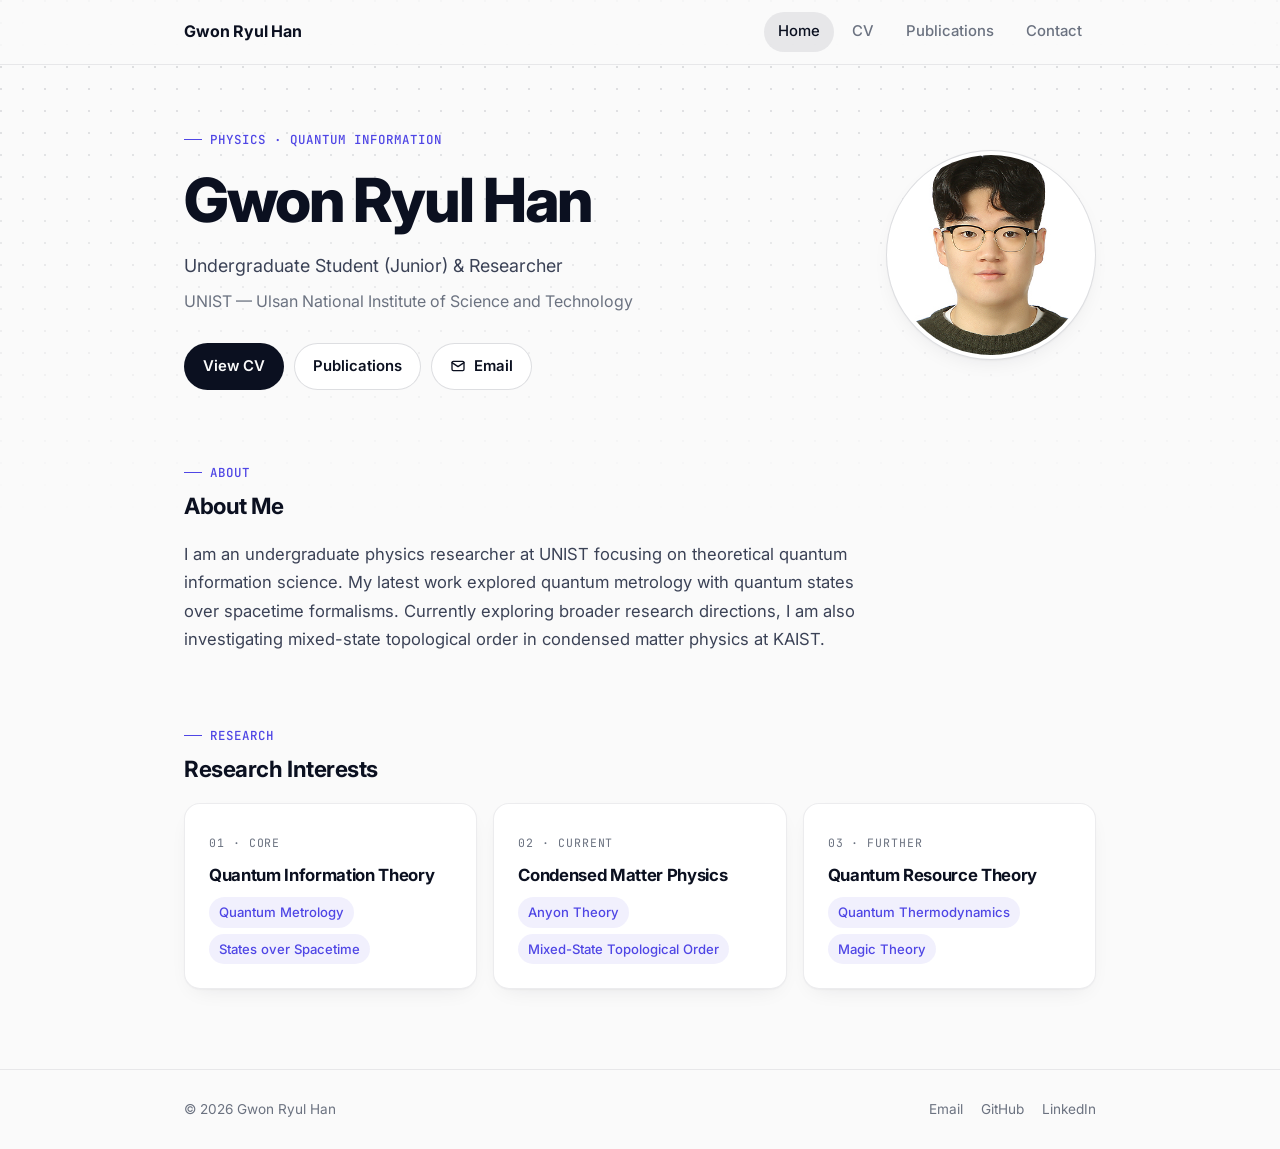
<file: index.html>
<!DOCTYPE html>
<html lang="en">
<head>
  <meta charset="UTF-8">
  <meta name="viewport" content="width=device-width, initial-scale=1.0">
  <title>Gwon Ryul Han</title>
  <meta name="description" content="Gwon Ryul Han — undergraduate physics researcher at UNIST working on quantum information theory.">
  <meta name="color-scheme" content="light dark">
  <link rel="preconnect" href="https://fonts.googleapis.com">
  <link rel="preconnect" href="https://fonts.gstatic.com" crossorigin>
  <link href="https://fonts.googleapis.com/css2?family=Inter:wght@400;500;600;700;800&family=JetBrains+Mono:wght@400;500;600&display=swap" rel="stylesheet">
  <link rel="stylesheet" href="style.css">
</head>
<body>
  <header class="site-header">
    <div class="container">
      <a href="index.html" class="brand">Gwon Ryul Han</a>
      <nav>
        <a href="index.html" aria-current="page">Home</a>
        <a href="cv.html">CV</a>
        <a href="publications.html">Publications</a>
        <a href="contact.html">Contact</a>
      </nav>
    </div>
  </header>

  <main>
    <div class="container">
      <section class="hero">
        <div class="reveal">
          <span class="eyebrow">Physics &middot; Quantum Information</span>
          <h1>Gwon Ryul Han</h1>
          <p class="lead">Undergraduate Student (Junior) &amp; Researcher</p>
          <p class="affil">UNIST &mdash; Ulsan National Institute of Science and Technology</p>
          <div class="hero-actions">
            <a href="cv.html" class="btn btn-primary">View CV</a>
            <a href="publications.html" class="btn">Publications</a>
            <a href="mailto:grhankr@gmail.com" class="btn"><svg viewBox="0 0 24 24" fill="none" stroke="currentColor" stroke-width="2" stroke-linecap="round" stroke-linejoin="round"><rect x="3" y="5" width="18" height="14" rx="2"/><path d="M3 7l9 6 9-6"/></svg> Email</a>
          </div>
        </div>
        <div class="avatar reveal">
          <img src="assets/profile.jpg" alt="Gwon Ryul Han">
        </div>
      </section>

      <section class="section about">
        <span class="eyebrow">About</span>
        <h2>About Me</h2>
        <p>
          I am an undergraduate physics researcher at UNIST focusing on theoretical quantum information science.
          My latest work explored quantum metrology with quantum states over spacetime formalisms.
          Currently exploring broader research directions, I am also investigating mixed-state topological order
          in condensed matter physics at KAIST.
        </p>
      </section>

      <section class="section">
        <span class="eyebrow">Research</span>
        <h2>Research Interests</h2>
        <div class="interests">
          <div class="card">
            <span class="interest-tag">01 &middot; Core</span>
            <h3>Quantum Information Theory</h3>
            <div class="chips"><span class="chip">Quantum Metrology</span><span class="chip">States over Spacetime</span></div>
          </div>
          <div class="card">
            <span class="interest-tag">02 &middot; Current</span>
            <h3>Condensed Matter Physics</h3>
            <div class="chips"><span class="chip">Anyon Theory</span><span class="chip">Mixed-State Topological Order</span></div>
          </div>
          <div class="card">
            <span class="interest-tag">03 &middot; Further</span>
            <h3>Quantum Resource Theory</h3>
            <div class="chips"><span class="chip">Quantum Thermodynamics</span><span class="chip">Magic Theory</span></div>
          </div>
        </div>
      </section>
    </div>
  </main>

  <footer class="site-footer">
    <div class="container">
      <span>&copy; 2026 Gwon Ryul Han</span>
      <span class="footer-links">
        <a href="mailto:grhankr@gmail.com">Email</a>
        <a href="https://github.com/gwonryul-han" target="_blank" rel="noopener">GitHub</a>
        <a href="https://www.linkedin.com/in/gwon-ryul-han-28658634b/" target="_blank" rel="noopener">LinkedIn</a>
      </span>
    </div>
  </footer>
</body>
</html>
</file>
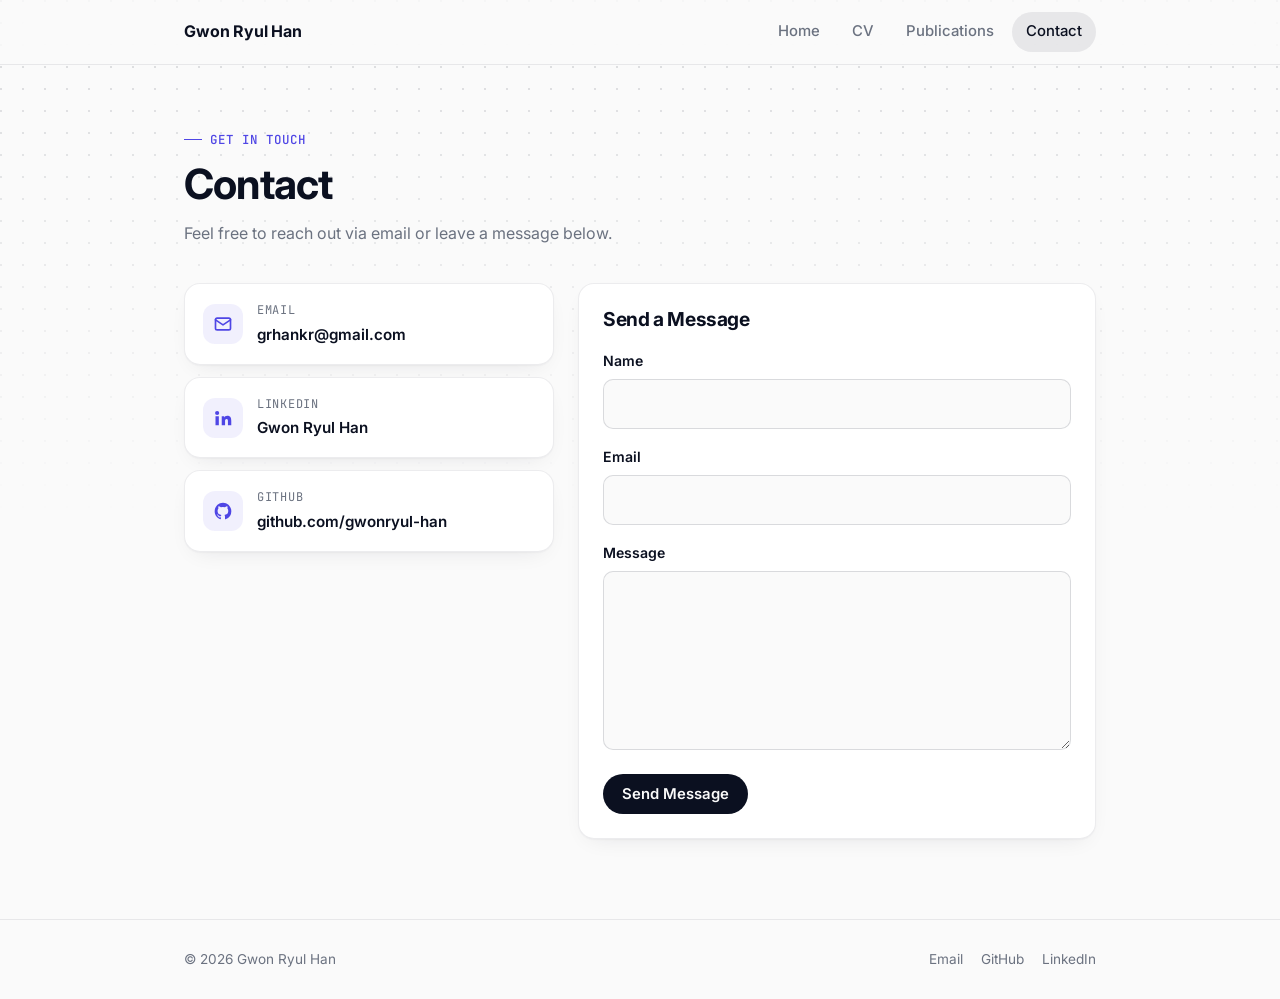
<file: contact.html>
<!DOCTYPE html>
<html lang="en">
<head>
  <meta charset="UTF-8">
  <meta name="viewport" content="width=device-width, initial-scale=1.0">
  <title>Contact | Gwon Ryul Han</title>
  <meta name="description" content="Gwon Ryul Han — undergraduate physics researcher at UNIST working on quantum information theory.">
  <meta name="color-scheme" content="light dark">
  <link rel="preconnect" href="https://fonts.googleapis.com">
  <link rel="preconnect" href="https://fonts.gstatic.com" crossorigin>
  <link href="https://fonts.googleapis.com/css2?family=Inter:wght@400;500;600;700;800&family=JetBrains+Mono:wght@400;500;600&display=swap" rel="stylesheet">
  <link rel="stylesheet" href="style.css">
</head>
<body>
  <header class="site-header">
    <div class="container">
      <a href="index.html" class="brand">Gwon Ryul Han</a>
      <nav>
        <a href="index.html">Home</a>
        <a href="cv.html">CV</a>
        <a href="publications.html">Publications</a>
        <a href="contact.html" aria-current="page">Contact</a>
      </nav>
    </div>
  </header>

  <main>
    <div class="container">
      <div class="page-head">
        <span class="eyebrow">Get in touch</span>
        <h1>Contact</h1>
        <p>Feel free to reach out via email or leave a message below.</p>
      </div>

      <div class="contact-grid">
        <div class="contact-links">
          <a class="card contact-item" href="mailto:grhankr@gmail.com">
            <span class="contact-icon"><svg viewBox="0 0 24 24" fill="none" stroke="currentColor" stroke-width="2" stroke-linecap="round" stroke-linejoin="round"><rect x="3" y="5" width="18" height="14" rx="2"/><path d="M3 7l9 6 9-6"/></svg></span>
            <span><span class="contact-label">Email</span><span class="contact-value">grhankr@gmail.com</span></span>
          </a>
          <a class="card contact-item" href="https://www.linkedin.com/in/gwon-ryul-han-28658634b/" target="_blank" rel="noopener">
            <span class="contact-icon"><svg viewBox="0 0 24 24" fill="currentColor"><path d="M4.98 3.5a2.5 2.5 0 11-.02 5 2.5 2.5 0 01.02-5zM3 9.75h4v11H3v-11zm6.5 0h3.8v1.5h.05c.53-1 1.84-2.05 3.78-2.05 4.04 0 4.79 2.66 4.79 6.13v5.42h-4v-4.8c0-1.15-.02-2.62-1.6-2.62-1.6 0-1.84 1.25-1.84 2.54v4.88h-4v-11z"/></svg></span>
            <span><span class="contact-label">LinkedIn</span><span class="contact-value">Gwon Ryul Han</span></span>
          </a>
          <a class="card contact-item" href="https://github.com/gwonryul-han" target="_blank" rel="noopener">
            <span class="contact-icon"><svg viewBox="0 0 24 24" fill="currentColor"><path d="M12 2C6.5 2 2 6.6 2 12.2c0 4.5 2.9 8.3 6.8 9.7.5.1.7-.2.7-.5v-1.8c-2.8.6-3.4-1.2-3.4-1.2-.5-1.2-1.1-1.5-1.1-1.5-.9-.6.1-.6.1-.6 1 .1 1.5 1 1.5 1 .9 1.6 2.4 1.1 2.9.9.1-.7.4-1.1.6-1.4-2.2-.3-4.6-1.1-4.6-5 0-1.1.4-2 1-2.7-.1-.3-.4-1.3.1-2.7 0 0 .8-.3 2.8 1a9.4 9.4 0 015 0c1.9-1.3 2.8-1 2.8-1 .5 1.4.2 2.4.1 2.7.6.7 1 1.6 1 2.7 0 3.9-2.3 4.7-4.6 5 .4.3.7.9.7 1.9v2.8c0 .3.2.6.7.5A10.2 10.2 0 0022 12.2C22 6.6 17.5 2 12 2z"/></svg></span>
            <span><span class="contact-label">GitHub</span><span class="contact-value">github.com/gwonryul-han</span></span>
          </a>
        </div>

        <div class="card form-card">
          <h2>Send a Message</h2>
          <!-- Formsubmit 서비스 적용 (회원가입 불필요) -->
          <form action="https://formsubmit.co/grhankr@gmail.com" method="POST">
            <input type="hidden" name="_captcha" value="false">
            <input type="hidden" name="_next" value="https://gwonryul-han.github.io/contact.html">

            <div class="form-group">
              <label for="name">Name</label>
              <input type="text" id="name" name="name" required>
            </div>
            <div class="form-group">
              <label for="email">Email</label>
              <input type="email" id="email" name="email" required>
            </div>
            <div class="form-group">
              <label for="message">Message</label>
              <textarea id="message" name="message" rows="6" required></textarea>
            </div>
            <button type="submit" class="btn btn-primary">Send Message</button>
          </form>
        </div>
      </div>
    </div>
  </main>

  <footer class="site-footer">
    <div class="container">
      <span>&copy; 2026 Gwon Ryul Han</span>
      <span class="footer-links">
        <a href="mailto:grhankr@gmail.com">Email</a>
        <a href="https://github.com/gwonryul-han" target="_blank" rel="noopener">GitHub</a>
        <a href="https://www.linkedin.com/in/gwon-ryul-han-28658634b/" target="_blank" rel="noopener">LinkedIn</a>
      </span>
    </div>
  </footer>
</body>
</html>
</file>
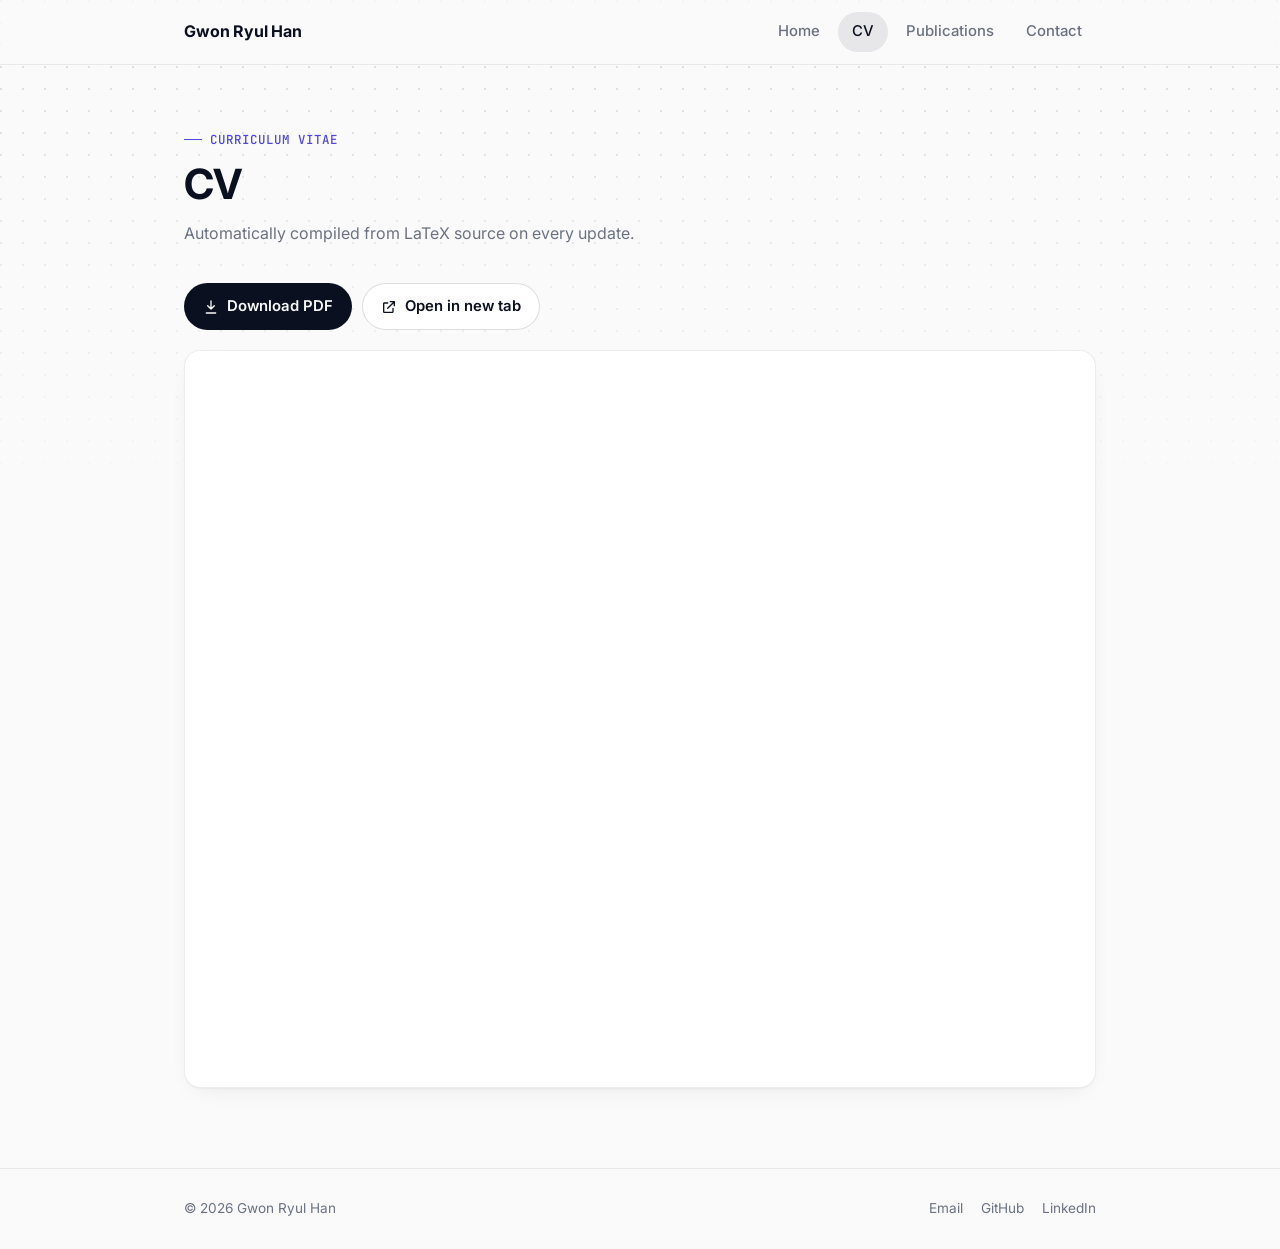
<file: cv.html>
<!DOCTYPE html>
<html lang="en">
<head>
  <meta charset="UTF-8">
  <meta name="viewport" content="width=device-width, initial-scale=1.0">
  <title>CV | Gwon Ryul Han</title>
  <meta name="description" content="Gwon Ryul Han — undergraduate physics researcher at UNIST working on quantum information theory.">
  <meta name="color-scheme" content="light dark">
  <link rel="preconnect" href="https://fonts.googleapis.com">
  <link rel="preconnect" href="https://fonts.gstatic.com" crossorigin>
  <link href="https://fonts.googleapis.com/css2?family=Inter:wght@400;500;600;700;800&family=JetBrains+Mono:wght@400;500;600&display=swap" rel="stylesheet">
  <link rel="stylesheet" href="style.css">
</head>
<body>
  <header class="site-header">
    <div class="container">
      <a href="index.html" class="brand">Gwon Ryul Han</a>
      <nav>
        <a href="index.html">Home</a>
        <a href="cv.html" aria-current="page">CV</a>
        <a href="publications.html">Publications</a>
        <a href="contact.html">Contact</a>
      </nav>
    </div>
  </header>

  <main>
    <div class="container">
      <div class="page-head">
        <span class="eyebrow">Curriculum Vitae</span>
        <h1>CV</h1>
        <p>Automatically compiled from LaTeX source on every update.</p>
      </div>
      <div class="cv-toolbar">
        <a href="assets/cv.pdf" class="btn btn-primary" download><svg viewBox="0 0 24 24" fill="none" stroke="currentColor" stroke-width="2" stroke-linecap="round" stroke-linejoin="round"><path d="M12 3v12m0 0l-5-5m5 5l5-5M5 21h14"/></svg> Download PDF</a>
        <a href="assets/cv.pdf" class="btn" target="_blank" rel="noopener"><svg viewBox="0 0 24 24" fill="none" stroke="currentColor" stroke-width="2" stroke-linecap="round" stroke-linejoin="round"><path d="M14 4h6v6M20 4L10 14M18 14v5a1 1 0 01-1 1H5a1 1 0 01-1-1V7a1 1 0 011-1h5"/></svg> Open in new tab</a>
      </div>
      <div class="card pdf-frame">
        <iframe src="assets/cv.pdf" title="Curriculum Vitae (PDF)"></iframe>
      </div>
    </div>
  </main>

  <footer class="site-footer">
    <div class="container">
      <span>&copy; 2026 Gwon Ryul Han</span>
      <span class="footer-links">
        <a href="mailto:grhankr@gmail.com">Email</a>
        <a href="https://github.com/gwonryul-han" target="_blank" rel="noopener">GitHub</a>
        <a href="https://www.linkedin.com/in/gwon-ryul-han-28658634b/" target="_blank" rel="noopener">LinkedIn</a>
      </span>
    </div>
  </footer>
</body>
</html>
</file>
<file: style.css>
/* ==========================================================================
   Gwon Ryul Han — personal site
   Modern theme: light/dark, sticky glass header, card layout
   ========================================================================== */

/* ---------- 0. Design tokens ---------- */
:root {
  --bg: #fafafa;
  --bg-elev: #ffffff;
  --ink: #0b1020;
  --ink-2: #3b4256;
  --ink-3: #6b7280;
  --line: rgba(15, 23, 42, 0.08);
  --line-strong: rgba(15, 23, 42, 0.14);
  --accent: #4f46e5;
  --accent-2: #0891b2;
  --accent-soft: rgba(79, 70, 229, 0.08);
  --shadow: 0 1px 2px rgba(15, 23, 42, 0.04), 0 8px 24px -12px rgba(15, 23, 42, 0.12);
  --shadow-hover: 0 1px 2px rgba(15, 23, 42, 0.06), 0 18px 40px -16px rgba(15, 23, 42, 0.22);
  --radius: 16px;
  --radius-sm: 10px;
  --maxw: 960px;
  --font: "Inter", -apple-system, BlinkMacSystemFont, "Segoe UI", Roboto, "Apple SD Gothic Neo", "Noto Sans KR", sans-serif;
  --mono: "JetBrains Mono", ui-monospace, SFMono-Regular, Menlo, monospace;
}

@media (prefers-color-scheme: dark) {
  :root {
    --bg: #0a0d16;
    --bg-elev: #111521;
    --ink: #eef0f6;
    --ink-2: #b8bfd0;
    --ink-3: #8189a0;
    --line: rgba(255, 255, 255, 0.07);
    --line-strong: rgba(255, 255, 255, 0.14);
    --accent: #8b8cff;
    --accent-2: #38bdf8;
    --accent-soft: rgba(139, 140, 255, 0.1);
    --shadow: 0 1px 2px rgba(0, 0, 0, 0.3), 0 8px 24px -12px rgba(0, 0, 0, 0.5);
    --shadow-hover: 0 1px 2px rgba(0, 0, 0, 0.3), 0 18px 40px -16px rgba(0, 0, 0, 0.6);
  }
}

/* ---------- 1. Base ---------- */
*, *::before, *::after { box-sizing: border-box; }

html { scroll-behavior: smooth; }

body {
  margin: 0;
  font-family: var(--font);
  font-size: 16px;
  line-height: 1.7;
  color: var(--ink-2);
  background: var(--bg);
  -webkit-font-smoothing: antialiased;
  min-height: 100vh;
  display: flex;
  flex-direction: column;
}

/* subtle dot grid + glow behind the top of every page */
body::before {
  content: "";
  position: fixed;
  inset: 0;
  z-index: -1;
  pointer-events: none;
  background: radial-gradient(circle at 1px 1px, var(--line-strong) 1px, transparent 0) 0 0 / 22px 22px;
  -webkit-mask-image: linear-gradient(to bottom, #000 0%, transparent 520px);
          mask-image: linear-gradient(to bottom, #000 0%, transparent 520px);
}

h1, h2, h3 {
  color: var(--ink);
  letter-spacing: -0.02em;
  line-height: 1.2;
  margin: 0;
}

a { color: var(--accent); text-decoration: none; }
a:hover { text-decoration: underline; text-underline-offset: 3px; }

strong { color: var(--ink); }

.container {
  width: 100%;
  max-width: var(--maxw);
  margin: 0 auto;
  padding: 0 24px;
}

main { flex: 1; padding: 56px 0 80px; }

/* ---------- 2. Header / navigation ---------- */
.site-header {
  position: sticky;
  top: 0;
  z-index: 50;
  background: color-mix(in srgb, var(--bg) 72%, transparent);
  -webkit-backdrop-filter: saturate(180%) blur(14px);
          backdrop-filter: saturate(180%) blur(14px);
  border-bottom: 1px solid var(--line);
}

.site-header .container {
  display: flex;
  align-items: center;
  justify-content: space-between;
  height: 64px;
}

.brand {
  font-weight: 700;
  color: var(--ink);
  letter-spacing: -0.01em;
}
.brand:hover { text-decoration: none; }

nav { display: flex; gap: 4px; }

nav a {
  padding: 7px 14px;
  border-radius: 999px;
  color: var(--ink-3);
  font-size: 0.93rem;
  font-weight: 500;
  transition: color .2s, background .2s;
}
nav a:hover { color: var(--ink); background: var(--accent-soft); text-decoration: none; }
nav a[aria-current="page"] { color: var(--ink); background: var(--line); }

/* ---------- 3. Shared building blocks ---------- */
.eyebrow {
  display: inline-flex;
  align-items: center;
  gap: 8px;
  font-family: var(--mono);
  font-size: 0.78rem;
  font-weight: 500;
  text-transform: uppercase;
  letter-spacing: 0.08em;
  color: var(--accent);
}
.eyebrow::before {
  content: "";
  width: 18px;
  height: 1px;
  background: currentColor;
}

.page-head { margin-bottom: 36px; }
.page-head h1 { font-size: clamp(2rem, 4vw, 2.6rem); margin-top: 10px; }
.page-head p { margin: 10px 0 0; color: var(--ink-3); max-width: 60ch; }

.section { margin-top: 64px; }
.section h2 { font-size: 1.4rem; margin: 10px 0 20px; }

.card {
  background: var(--bg-elev);
  border: 1px solid var(--line);
  border-radius: var(--radius);
  box-shadow: var(--shadow);
  padding: 24px;
  transition: transform .25s ease, box-shadow .25s ease, border-color .25s;
}

.btn {
  display: inline-flex;
  align-items: center;
  gap: 8px;
  padding: 10px 18px;
  border-radius: 999px;
  font-size: 0.93rem;
  font-weight: 600;
  border: 1px solid var(--line-strong);
  background: var(--bg-elev);
  color: var(--ink);
  cursor: pointer;
  font-family: inherit;
  transition: transform .2s, box-shadow .2s, background .2s;
}
.btn:hover { text-decoration: none; transform: translateY(-1px); box-shadow: var(--shadow); }

.btn-primary {
  background: var(--ink);
  color: var(--bg);
  border-color: transparent;
}
.btn-primary:hover { box-shadow: var(--shadow-hover); }

.btn svg { width: 16px; height: 16px; }

/* ---------- 4. Home (index.html) ---------- */
.hero {
  display: grid;
  grid-template-columns: 1fr auto;
  align-items: center;
  gap: 48px;
}

.hero h1 {
  font-size: clamp(2.5rem, 6vw, 3.8rem);
  font-weight: 800;
  letter-spacing: -0.035em;
  margin: 14px 0 14px;
}

.hero .lead {
  font-size: 1.12rem;
  color: var(--ink-2);
  margin: 0 0 6px;
}
.hero .affil { color: var(--ink-3); margin: 0; }

.hero-actions { display: flex; flex-wrap: wrap; gap: 10px; margin-top: 28px; }

.avatar {
  position: relative;
  width: 210px;
  height: 210px;
  border-radius: 50%;
  padding: 4px;
  background: var(--bg-elev);
  border: 1px solid var(--line-strong);
  box-shadow: var(--shadow);
}
.avatar img {
  width: 100%;
  height: 100%;
  border-radius: 50%;
  object-fit: cover;
  display: block;
}

.about p { font-size: 1.04rem; max-width: 70ch; margin: 0; }

.interests {
  display: grid;
  grid-template-columns: repeat(3, 1fr);
  gap: 16px;
}
.interests .card:hover {
  transform: translateY(-3px);
  box-shadow: var(--shadow-hover);
  border-color: var(--line-strong);
}
.interest-tag {
  font-family: var(--mono);
  font-size: 0.72rem;
  text-transform: uppercase;
  letter-spacing: 0.08em;
  color: var(--ink-3);
}
.interests h3 { font-size: 1.05rem; margin: 10px 0 12px; }

.chips { display: flex; flex-wrap: wrap; gap: 6px; }
.chip {
  font-size: 0.82rem;
  padding: 4px 10px;
  border-radius: 999px;
  background: var(--accent-soft);
  color: var(--accent);
  font-weight: 500;
}

/* ---------- 5. CV (cv.html) ---------- */
.cv-toolbar {
  display: flex;
  flex-wrap: wrap;
  gap: 10px;
  margin-bottom: 20px;
}
.pdf-frame {
  padding: 8px;
  overflow: hidden;
}
.pdf-frame iframe {
  width: 100%;
  height: 80vh;
  min-height: 600px;
  border: 0;
  border-radius: var(--radius-sm);
  display: block;
  background: #fff;
}

/* ---------- 6. Publications (publications.html) ---------- */
#publications-list { display: grid; gap: 16px; }

.pub-card {
  display: grid;
  grid-template-columns: 64px 1fr;
  gap: 20px;
  background: var(--bg-elev);
  border: 1px solid var(--line);
  border-radius: var(--radius);
  box-shadow: var(--shadow);
  padding: 24px;
  transition: transform .25s ease, box-shadow .25s ease, border-color .25s;
}
.pub-card:hover {
  transform: translateY(-2px);
  box-shadow: var(--shadow-hover);
  border-color: var(--line-strong);
}

.pub-year {
  font-family: var(--mono);
  font-size: 0.85rem;
  font-weight: 600;
  color: var(--accent);
  padding-top: 3px;
}
.pub-num { display: block; color: var(--ink-3); font-weight: 400; font-size: 0.75rem; margin-top: 4px; }

.pub-title {
  font-size: 1.12rem;
  font-weight: 650;
  color: var(--ink);
  line-height: 1.4;
  letter-spacing: -0.01em;
  margin-bottom: 8px;
}
.pub-authors { color: var(--ink-2); font-size: 0.95rem; }
.pub-venue {
  margin-top: 4px;
  color: var(--ink-3);
  font-size: 0.88rem;
  font-family: var(--mono);
}
.pub-links { margin-top: 14px; display: flex; flex-wrap: wrap; gap: 8px; }

.pub-btn {
  display: inline-flex;
  align-items: center;
  font-size: 0.8rem;
  padding: 5px 12px;
  border-radius: 999px;
  border: 1px solid var(--line-strong);
  color: var(--ink);
  font-weight: 600;
  transition: background .2s, color .2s, border-color .2s;
}
.pub-btn:hover {
  text-decoration: none;
  background: var(--ink);
  color: var(--bg);
  border-color: var(--ink);
}

.loading {
  color: var(--ink-3);
  font-family: var(--mono);
  font-size: 0.9rem;
}

/* ---------- 7. Contact (contact.html) ---------- */
.contact-grid {
  display: grid;
  grid-template-columns: 1fr 1.4fr;
  gap: 24px;
  align-items: start;
}

.contact-links { display: grid; gap: 12px; }

.contact-item {
  display: flex;
  align-items: center;
  gap: 14px;
  padding: 16px 18px;
  color: var(--ink);
}
.contact-item:hover {
  text-decoration: none;
  transform: translateY(-2px);
  box-shadow: var(--shadow-hover);
  border-color: var(--line-strong);
}
.contact-icon {
  width: 40px;
  height: 40px;
  border-radius: 12px;
  display: grid;
  place-items: center;
  background: var(--accent-soft);
  color: var(--accent);
  flex-shrink: 0;
}
.contact-icon svg { width: 20px; height: 20px; }
.contact-label {
  display: block;
  font-size: 0.75rem;
  font-family: var(--mono);
  text-transform: uppercase;
  letter-spacing: 0.06em;
  color: var(--ink-3);
}
.contact-value { font-weight: 600; font-size: 0.95rem; word-break: break-all; }

.form-card h2 { font-size: 1.2rem; margin-bottom: 18px; }

.form-group { margin-bottom: 16px; }
.form-group label {
  display: block;
  margin-bottom: 6px;
  font-size: 0.88rem;
  font-weight: 600;
  color: var(--ink);
}
.form-group input,
.form-group textarea {
  width: 100%;
  padding: 11px 14px;
  border: 1px solid var(--line-strong);
  border-radius: var(--radius-sm);
  background: var(--bg);
  color: var(--ink);
  font: inherit;
  font-size: 0.95rem;
  transition: border-color .2s, box-shadow .2s;
}
.form-group textarea { resize: vertical; }
.form-group input:focus,
.form-group textarea:focus {
  outline: none;
  border-color: var(--accent);
  box-shadow: 0 0 0 4px var(--accent-soft);
}

/* ---------- 8. Footer ---------- */
.site-footer {
  border-top: 1px solid var(--line);
  padding: 28px 0;
  font-size: 0.85rem;
  color: var(--ink-3);
}
.site-footer .container {
  display: flex;
  justify-content: space-between;
  flex-wrap: wrap;
  gap: 12px;
}
.site-footer a { color: var(--ink-3); }
.site-footer a:hover { color: var(--ink); }
.footer-links { display: flex; gap: 18px; }

/* ---------- 9. Entrance animation ---------- */
@media (prefers-reduced-motion: no-preference) {
  .reveal { animation: rise .7s cubic-bezier(.2, .7, .2, 1) both; }
  .reveal:nth-child(2) { animation-delay: .08s; }
  .reveal:nth-child(3) { animation-delay: .16s; }
  @keyframes rise {
    from { opacity: 0; transform: translateY(14px); }
    to   { opacity: 1; transform: none; }
  }
}

/* ---------- 10. Responsive ---------- */
@media (max-width: 820px) {
  .interests { grid-template-columns: 1fr; }
  .contact-grid { grid-template-columns: 1fr; }
}

@media (max-width: 640px) {
  main { padding: 36px 0 56px; }
  .hero { grid-template-columns: 1fr; gap: 28px; }
  .avatar { order: -1; width: 140px; height: 140px; }
  .brand { display: none; }
  .site-header .container { justify-content: center; }
  nav a { padding: 6px 10px; font-size: 0.88rem; }
  .pub-card { grid-template-columns: 1fr; gap: 6px; }
  .pub-num { display: inline; margin-left: 8px; }
}
</file>
